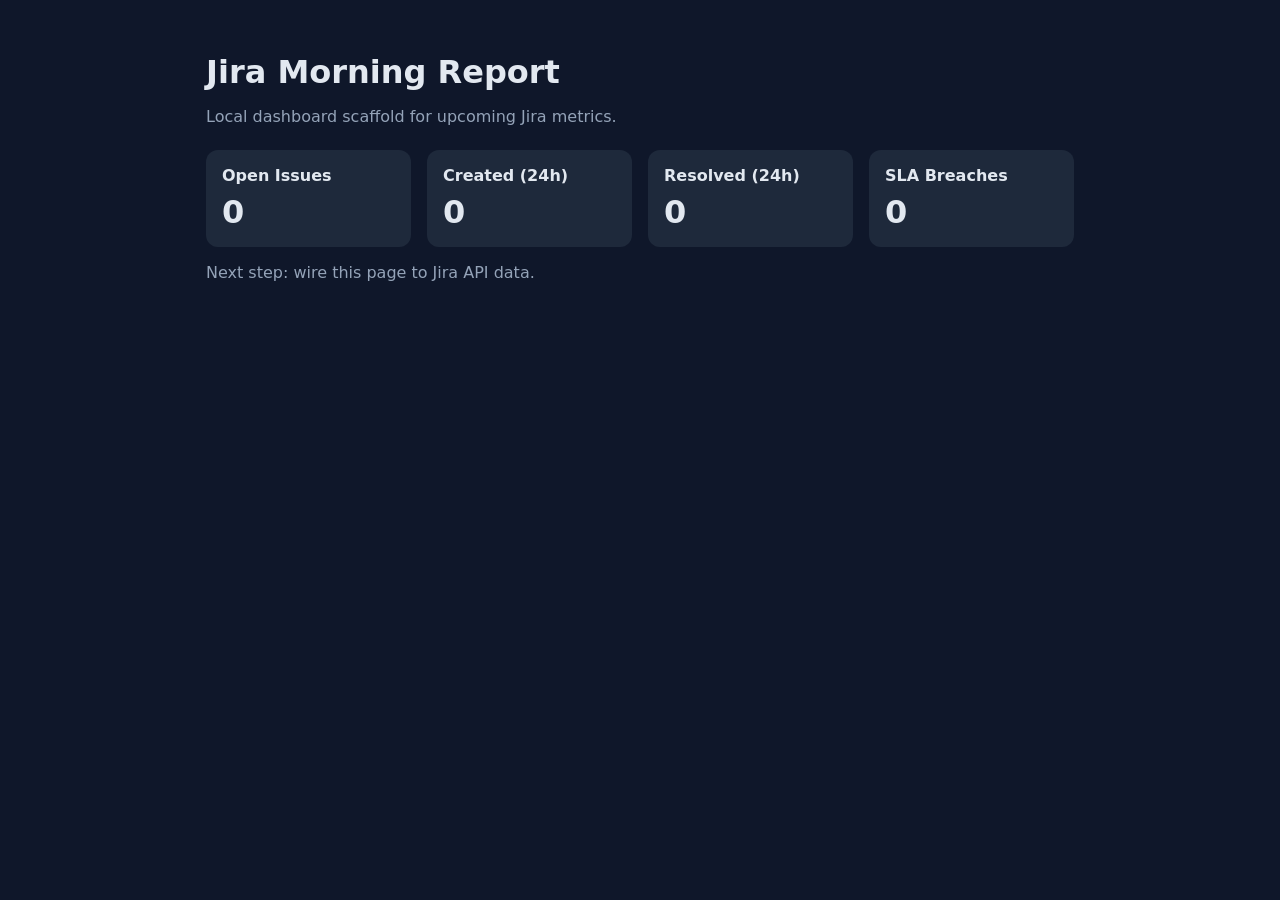
<file: index.html>
<!doctype html>
<html lang="en">
<head>
  <meta charset="UTF-8" />
  <meta name="viewport" content="width=device-width, initial-scale=1.0" />
  <title>Jira Morning Report</title>
  <link rel="stylesheet" href="styles.css" />
</head>
<body>
  <main class="container">
    <h1>Jira Morning Report</h1>
    <p class="subtitle">Local dashboard scaffold for upcoming Jira metrics.</p>

    <section class="grid" aria-label="Metrics placeholders">
      <article class="card">
        <h2>Open Issues</h2>
        <p id="open-issues">--</p>
      </article>
      <article class="card">
        <h2>Created (24h)</h2>
        <p id="created-24h">--</p>
      </article>
      <article class="card">
        <h2>Resolved (24h)</h2>
        <p id="resolved-24h">--</p>
      </article>
      <article class="card">
        <h2>SLA Breaches</h2>
        <p id="sla-breaches">--</p>
      </article>
    </section>

    <p class="note">Next step: wire this page to Jira API data.</p>
  </main>

  <script src="app.js"></script>
</body>
</html>
</file>
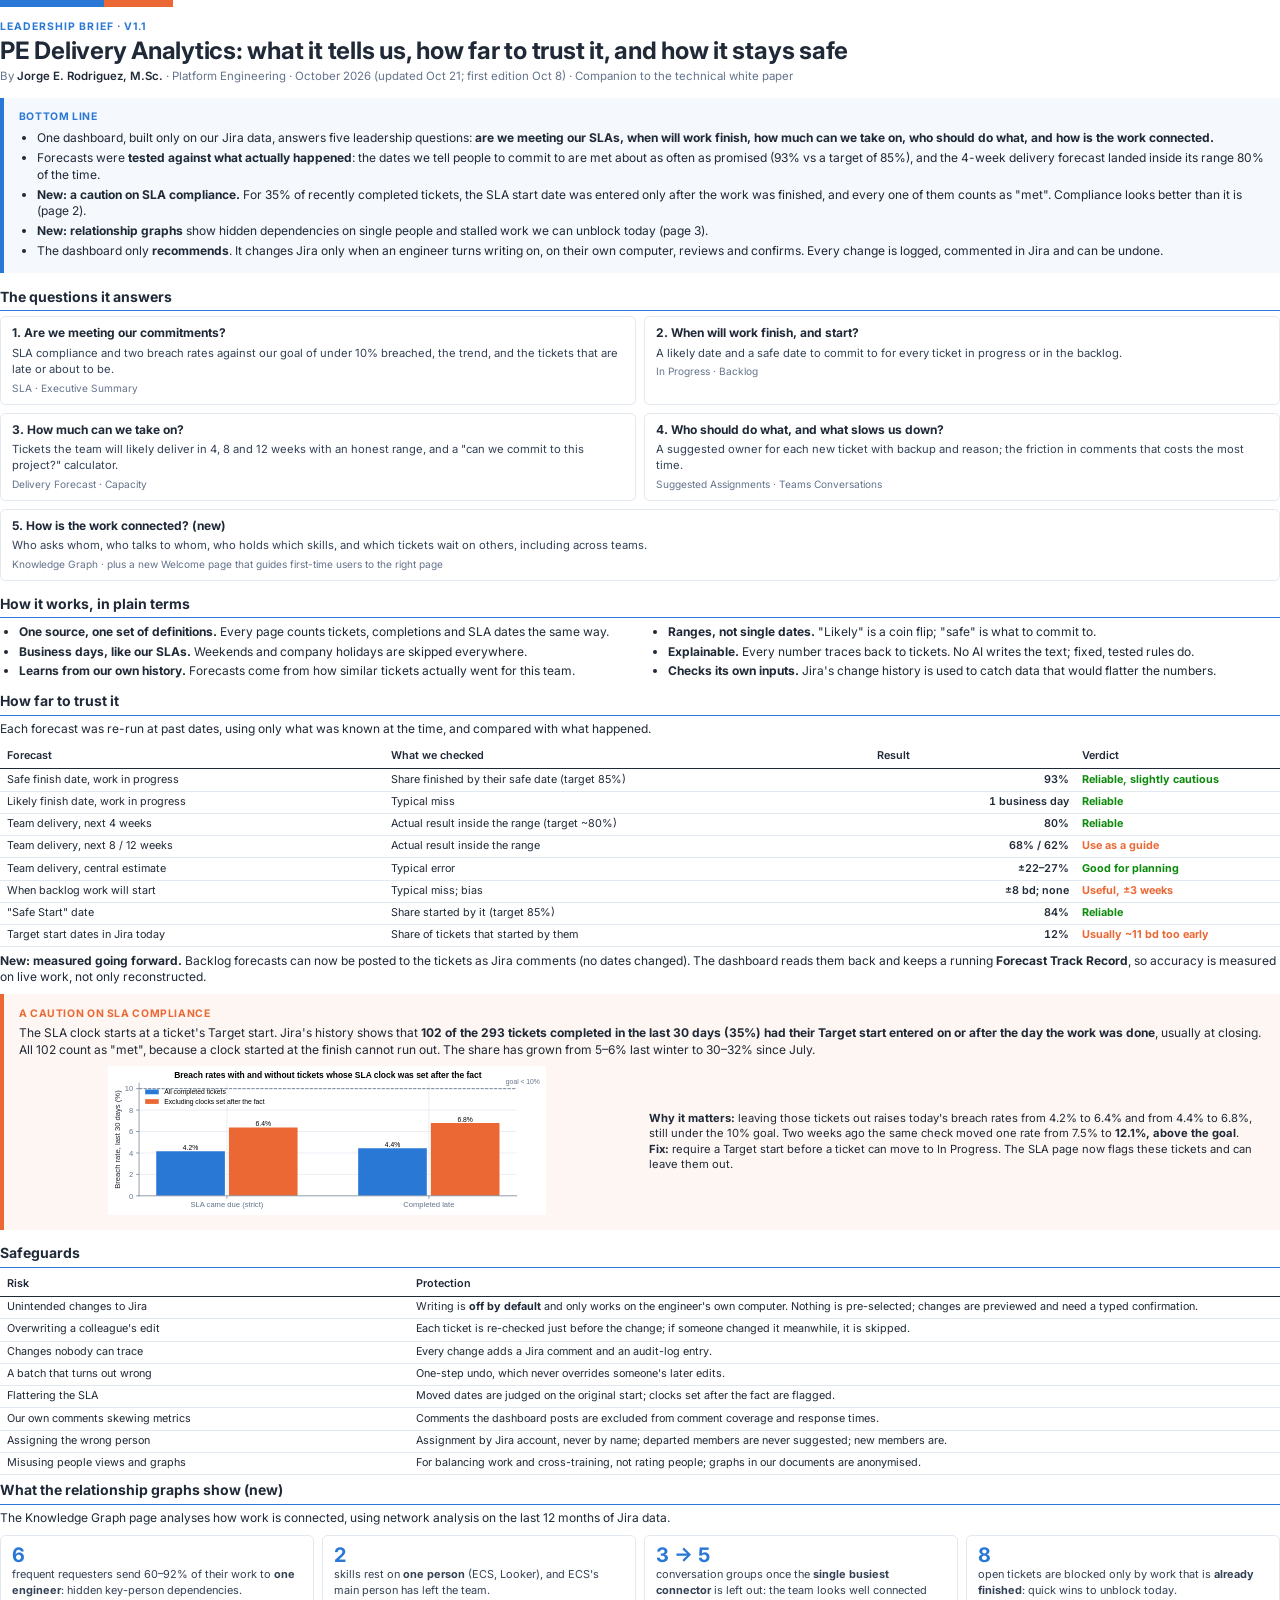
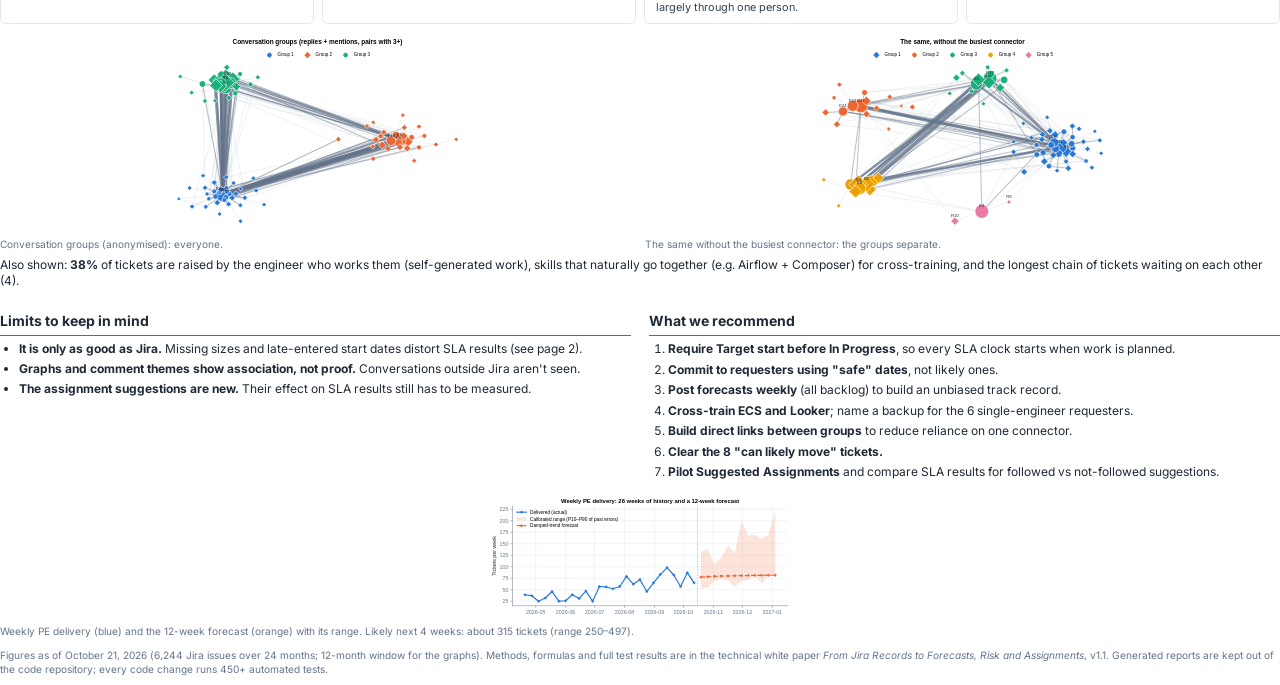
<file: docs/whitepaper/leadership_brief.html>
<!DOCTYPE html>
<html lang="en">
<head>
<meta charset="utf-8">
<title>PE Delivery Analytics Brief</title>
<link href="https://fonts.googleapis.com/css2?family=Inter:wght@400;500;600;700&display=swap" rel="stylesheet">
<style>
:root { --ink: #1f2937; --muted: #64748b; --rule: #e2e8f0; --accent: #2a78d6; --accent2: #eb6834; --soft: #f5f8fc;
  --good: #0c8a0c; --warnbg: #fdf6f2; }
@page { size: Letter; margin: 0.55in 0.65in 0.6in;
  @bottom-left { content: "PE Delivery Analytics · Leadership Brief · v1.1 · October 2026"; font: 7.5pt Inter, sans-serif; color: #94a3b8; }
  @bottom-right { content: counter(page) " / 3"; font: 7.5pt Inter, sans-serif; color: #94a3b8; } }
html { -webkit-print-color-adjust: exact; print-color-adjust: exact; }
body { background: #fff; color: var(--ink); font-family: Inter, system-ui, sans-serif; font-size: 9pt; line-height: 1.38; margin: 0; }
.page { break-after: page; }
.page:last-child { break-after: auto; }
.bar { height: 5pt; width: 1.8in; background: linear-gradient(90deg, var(--accent) 0 60%, var(--accent2) 60% 100%); }
.kicker { color: var(--accent); font-weight: 700; letter-spacing: .1em; text-transform: uppercase; font-size: 7.8pt; margin: 10pt 0 2pt; }
h1 { font-size: 18pt; line-height: 1.15; margin: 0 0 3pt; letter-spacing: -.01em; }
.by { color: var(--muted); font-size: 8.6pt; margin-bottom: 10pt; }
.by b { color: var(--ink); font-weight: 600; }
h2 { font-size: 10.5pt; margin: 10pt 0 4pt; padding-bottom: 3pt; border-bottom: 1.2pt solid var(--accent); }
p { margin: 0 0 6pt; }
ul, ol { margin: 0 0 6pt; padding-left: 14pt; }
li { margin-bottom: 2.5pt; }
.bottomline { background: var(--soft); border-left: 3pt solid var(--accent); padding: 8pt 11pt; margin: 2pt 0 4pt; }
.bottomline .t, .caution .t { font-weight: 700; font-size: 7.8pt; letter-spacing: .06em; text-transform: uppercase; color: var(--accent); }
.bottomline ul { margin: 4pt 0 0; }
.caution { background: var(--warnbg); border-left: 3pt solid var(--accent2); padding: 8pt 11pt; margin: 6pt 0 4pt; break-inside: avoid; }
.caution .t { color: var(--accent2); }
table { border-collapse: collapse; width: 100%; font-size: 8.1pt; margin: 2pt 0 4pt; }
th { text-align: left; font-weight: 600; border-bottom: 1.1pt solid var(--ink); padding: 3pt 5pt; }
td { border-bottom: .5pt solid var(--rule); padding: 2.4pt 5pt; vertical-align: top; }
td.num { text-align: right; font-variant-numeric: tabular-nums; white-space: nowrap; font-weight: 600; }
.ok { color: var(--good); font-weight: 700; }
.watch { color: var(--accent2); font-weight: 700; }
.grid2 { display: grid; grid-template-columns: 1fr 1fr; gap: 14pt; }
.q { border: .8pt solid var(--rule); border-radius: 4pt; padding: 6pt 8pt; }
.q b { display: block; font-size: 9pt; margin-bottom: 2pt; }
.q span { color: #334155; font-size: 8.4pt; }
.q .where { display: block; color: var(--muted); font-size: 7.6pt; margin-top: 3pt; }
.qs { display: grid; grid-template-columns: 1fr 1fr; gap: 6pt; }
.qs .wide { grid-column: span 2; }
figure { margin: 2pt 0 0; break-inside: avoid; }
figure img { width: 100%; object-fit: contain; }
.cap { color: var(--muted); font-size: 7.6pt; margin-top: 1pt; }
.insight { border: .8pt solid var(--rule); border-radius: 4pt; padding: 6pt 8pt; }
.insight .n { font-size: 15pt; font-weight: 700; color: var(--accent); display: block; line-height: 1.1; }
.insight .l { font-size: 8.2pt; color: #334155; }
.insights { display: grid; grid-template-columns: repeat(4, 1fr); gap: 6pt; margin: 4pt 0 6pt; }
.asks li { margin-bottom: 3pt; }
.note { color: var(--muted); font-size: 7.6pt; margin-top: 8pt; }
</style>
</head>
<body>

<!-- ═════════════ PAGE 1 ═════════════ -->
<div class="page">
  <div class="bar"></div>
  <p class="kicker">Leadership Brief · v1.1</p>
  <h1>PE Delivery Analytics: what it tells us, how far to trust it, and how it stays safe</h1>
  <p class="by">By <b>Jorge E. Rodriguez, M.Sc.</b> · Platform Engineering · October 2026 (updated Oct 21; first edition Oct 8) ·
  Companion to the technical white paper</p>

  <div class="bottomline">
    <span class="t">Bottom line</span>
    <ul>
      <li>One dashboard, built only on our Jira data, answers five leadership questions: <b>are we meeting our SLAs, when
      will work finish, how much can we take on, who should do what, and how is the work connected.</b></li>
      <li>Forecasts were <b>tested against what actually happened</b>: the dates we tell people to commit to are met about
      as often as promised (93% vs a target of 85%), and the 4-week delivery forecast landed inside its range 80% of the time.</li>
      <li><b>New: a caution on SLA compliance.</b> For 35% of recently completed tickets, the SLA start date was entered
      only after the work was finished, and every one of them counts as "met". Compliance looks better than it is (page 2).</li>
      <li><b>New: relationship graphs</b> show hidden dependencies on single people and stalled work we can unblock today (page 3).</li>
      <li>The dashboard only <b>recommends</b>. It changes Jira only when an engineer turns writing on, on their own
      computer, reviews and confirms. Every change is logged, commented in Jira and can be undone.</li>
    </ul>
  </div>

  <h2>The questions it answers</h2>
  <div class="qs">
    <div class="q"><b>1. Are we meeting our commitments?</b>
      <span>SLA compliance and two breach rates against our goal of under 10% breached, the trend, and the tickets that
      are late or about to be.</span><span class="where">SLA · Executive Summary</span></div>
    <div class="q"><b>2. When will work finish, and start?</b>
      <span>A likely date and a safe date to commit to for every ticket in progress or in the backlog.</span>
      <span class="where">In Progress · Backlog</span></div>
    <div class="q"><b>3. How much can we take on?</b>
      <span>Tickets the team will likely deliver in 4, 8 and 12 weeks with an honest range, and a "can we commit to this
      project?" calculator.</span><span class="where">Delivery Forecast · Capacity</span></div>
    <div class="q"><b>4. Who should do what, and what slows us down?</b>
      <span>A suggested owner for each new ticket with backup and reason; the friction in comments that costs the most time.</span>
      <span class="where">Suggested Assignments · Teams Conversations</span></div>
    <div class="q wide"><b>5. How is the work connected? (new)</b>
      <span>Who asks whom, who talks to whom, who holds which skills, and which tickets wait on others, including across teams.</span>
      <span class="where">Knowledge Graph · plus a new Welcome page that guides first-time users to the right page</span></div>
  </div>

  <h2>How it works, in plain terms</h2>
  <div class="grid2">
    <ul>
      <li><b>One source, one set of definitions.</b> Every page counts tickets, completions and SLA dates the same way.</li>
      <li><b>Business days, like our SLAs.</b> Weekends and company holidays are skipped everywhere.</li>
      <li><b>Learns from our own history.</b> Forecasts come from how similar tickets actually went for this team.</li>
    </ul>
    <ul>
      <li><b>Ranges, not single dates.</b> "Likely" is a coin flip; "safe" is what to commit to.</li>
      <li><b>Explainable.</b> Every number traces back to tickets. No AI writes the text; fixed, tested rules do.</li>
      <li><b>Checks its own inputs.</b> Jira's change history is used to catch data that would flatter the numbers.</li>
    </ul>
  </div>

</div>

<!-- ═════════════ PAGE 2 ═════════════ -->
<div class="page">
  <h2 style="margin-top:0">How far to trust it</h2>
  <p>Each forecast was re-run at past dates, using only what was known at the time, and compared with what happened.</p>
  <table>
    <tr><th style="width:30%">Forecast</th><th style="width:38%">What we checked</th><th class="num">Result</th><th style="width:16%">Verdict</th></tr>
    <tr><td>Safe finish date, work in progress</td><td>Share finished by their safe date (target 85%)</td><td class="num">93%</td><td class="ok">Reliable, slightly cautious</td></tr>
    <tr><td>Likely finish date, work in progress</td><td>Typical miss</td><td class="num">1 business day</td><td class="ok">Reliable</td></tr>
    <tr><td>Team delivery, next 4 weeks</td><td>Actual result inside the range (target ~80%)</td><td class="num">80%</td><td class="ok">Reliable</td></tr>
    <tr><td>Team delivery, next 8 / 12 weeks</td><td>Actual result inside the range</td><td class="num">68% / 62%</td><td class="watch">Use as a guide</td></tr>
    <tr><td>Team delivery, central estimate</td><td>Typical error</td><td class="num">±22–27%</td><td class="ok">Good for planning</td></tr>
    <tr><td>When backlog work will start</td><td>Typical miss; bias</td><td class="num">±8 bd; none</td><td class="watch">Useful, ±3 weeks</td></tr>
    <tr><td>"Safe Start" date</td><td>Share started by it (target 85%)</td><td class="num">84%</td><td class="ok">Reliable</td></tr>
    <tr><td>Target start dates in Jira today</td><td>Share of tickets that started by them</td><td class="num">12%</td><td class="watch">Usually ~11 bd too early</td></tr>
  </table>
  <p><b>New: measured going forward.</b> Backlog forecasts can now be posted to the tickets as Jira comments (no dates
  changed). The dashboard reads them back and keeps a running <b>Forecast Track Record</b>, so accuracy is measured
  on live work, not only reconstructed.</p>

  <div class="caution">
    <span class="t">A caution on SLA compliance</span>
    <p style="margin:3pt 0 4pt">The SLA clock starts at a ticket's Target start. Jira's history shows that <b>102 of the 293
    tickets completed in the last 30 days (35%) had their Target start entered on or after the day the work was done</b>,
    usually at closing. All 102 count as "met", because a clock started at the finish cannot run out. The share has grown
    from 5–6% last winter to 30–32% since July.</p>
    <div class="grid2" style="gap:10pt; align-items:center">
      <figure><img src="figures/f_sla_clock.svg" alt="Breach rates with and without" style="max-height:1.55in"></figure>
      <div style="font-size:8.4pt">
        <b>Why it matters:</b> leaving those tickets out raises today's breach rates from 4.2% to 6.4% and from 4.4% to 6.8%,
        still under the 10% goal. Two weeks ago the same check moved one rate from 7.5% to <b>12.1%, above the goal</b>.
        <br><b>Fix:</b> require a Target start before a ticket can move to In Progress. The SLA page now flags these tickets
        and can leave them out.
      </div>
    </div>
  </div>

  <h2>Safeguards</h2>
  <table>
    <tr><th style="width:32%">Risk</th><th>Protection</th></tr>
    <tr><td>Unintended changes to Jira</td><td>Writing is <b>off by default</b> and only works on the engineer's own computer. Nothing is pre-selected; changes are previewed and need a typed confirmation.</td></tr>
    <tr><td>Overwriting a colleague's edit</td><td>Each ticket is re-checked just before the change; if someone changed it meanwhile, it is skipped.</td></tr>
    <tr><td>Changes nobody can trace</td><td>Every change adds a Jira comment and an audit-log entry.</td></tr>
    <tr><td>A batch that turns out wrong</td><td>One-step undo, which never overrides someone's later edits.</td></tr>
    <tr><td>Flattering the SLA</td><td>Moved dates are judged on the original start; clocks set after the fact are flagged.</td></tr>
    <tr><td>Our own comments skewing metrics</td><td>Comments the dashboard posts are excluded from comment coverage and response times.</td></tr>
    <tr><td>Assigning the wrong person</td><td>Assignment by Jira account, never by name; departed members are never suggested; new members are.</td></tr>
    <tr><td>Misusing people views and graphs</td><td>For balancing work and cross-training, not rating people; graphs in our documents are anonymised.</td></tr>
  </table>
</div>

<!-- ═════════════ PAGE 3 ═════════════ -->
<div class="page">
  <h2 style="margin-top:0">What the relationship graphs show (new)</h2>
  <p>The Knowledge Graph page analyses how work is connected, using network analysis on the last 12 months of Jira data.</p>
  <div class="insights">
    <div class="insight"><span class="n">6</span><span class="l">frequent requesters send 60–92% of their work to <b>one engineer</b>: hidden key-person dependencies.</span></div>
    <div class="insight"><span class="n">2</span><span class="l">skills rest on <b>one person</b> (ECS, Looker), and ECS's main person has left the team.</span></div>
    <div class="insight"><span class="n">3 → 5</span><span class="l">conversation groups once the <b>single busiest connector</b> is left out: the team looks well connected largely through one person.</span></div>
    <div class="insight"><span class="n">8</span><span class="l">open tickets are blocked only by work that is <b>already finished</b>: quick wins to unblock today.</span></div>
  </div>
  <div class="grid2" style="gap:8pt">
    <figure><img src="figures/f_kg_talk_all.svg" alt="Conversation groups" style="max-height:2.05in">
      <div class="cap">Conversation groups (anonymised): everyone.</div></figure>
    <figure><img src="figures/f_kg_talk_nohub.svg" alt="Without the busiest connector" style="max-height:2.05in">
      <div class="cap">The same without the busiest connector: the groups separate.</div></figure>
  </div>
  <p style="margin-top:4pt">Also shown: <b>38%</b> of tickets are raised by the engineer who works them (self-generated work),
  skills that naturally go together (e.g. Airflow + Composer) for cross-training, and the longest chain of tickets
  waiting on each other (4).</p>

  <div class="grid2">
    <div>
      <h2>Limits to keep in mind</h2>
      <ul>
        <li><b>It is only as good as Jira.</b> Missing sizes and late-entered start dates distort SLA results (see page 2).</li>
        <li><b>Graphs and comment themes show association, not proof.</b> Conversations outside Jira aren't seen.</li>
        <li><b>The assignment suggestions are new.</b> Their effect on SLA results still has to be measured.</li>
      </ul>
    </div>
    <div>
      <h2>What we recommend</h2>
      <ol class="asks">
        <li><b>Require Target start before In Progress</b>, so every SLA clock starts when work is planned.</li>
        <li><b>Commit to requesters using "safe" dates</b>, not likely ones.</li>
        <li><b>Post forecasts weekly</b> (all backlog) to build an unbiased track record.</li>
        <li><b>Cross-train ECS and Looker</b>; name a backup for the 6 single-engineer requesters.</li>
        <li><b>Build direct links between groups</b> to reduce reliance on one connector.</li>
        <li><b>Clear the 8 "can likely move" tickets.</b></li>
        <li><b>Pilot Suggested Assignments</b> and compare SLA results for followed vs not-followed suggestions.</li>
      </ol>
    </div>
  </div>
  <figure style="margin-top:4pt">
    <img src="figures/f_forecast.svg" alt="Weekly delivery forecast" style="max-height:1.3in">
    <div class="cap">Weekly PE delivery (blue) and the 12-week forecast (orange) with its range. Likely next 4 weeks:
    about 315 tickets (range 250–497).</div>
  </figure>
  <p class="note">Figures as of October 21, 2026 (6,244 Jira issues over 24 months; 12-month window for the graphs).
  Methods, formulas and full test results are in the technical white paper <i>From Jira Records to Forecasts, Risk and
  Assignments</i>, v1.1. Generated reports are kept out of the code repository; every code change runs 450+ automated tests.</p>
</div>
</body>
</html>
</file>
<file: styles.css>
:root {
  color-scheme: light dark;
  --bg: #0f172a;
  --fg: #e2e8f0;
  --card: #1e293b;
  --muted: #94a3b8;
}

* { box-sizing: border-box; }
body {
  margin: 0;
  font-family: Inter, system-ui, -apple-system, Segoe UI, Roboto, sans-serif;
  background: var(--bg);
  color: var(--fg);
}

.container {
  max-width: 900px;
  margin: 0 auto;
  padding: 2rem 1rem 3rem;
}

h1 { margin-bottom: 0.5rem; }
.subtitle, .note { color: var(--muted); }

.grid {
  display: grid;
  grid-template-columns: repeat(auto-fit, minmax(180px, 1fr));
  gap: 1rem;
  margin-top: 1.5rem;
}

.card {
  background: var(--card);
  border-radius: 12px;
  padding: 1rem;
}

.card h2 {
  margin: 0 0 0.5rem;
  font-size: 1rem;
}

.card p {
  margin: 0;
  font-size: 2rem;
  font-weight: 700;
}
</file>
